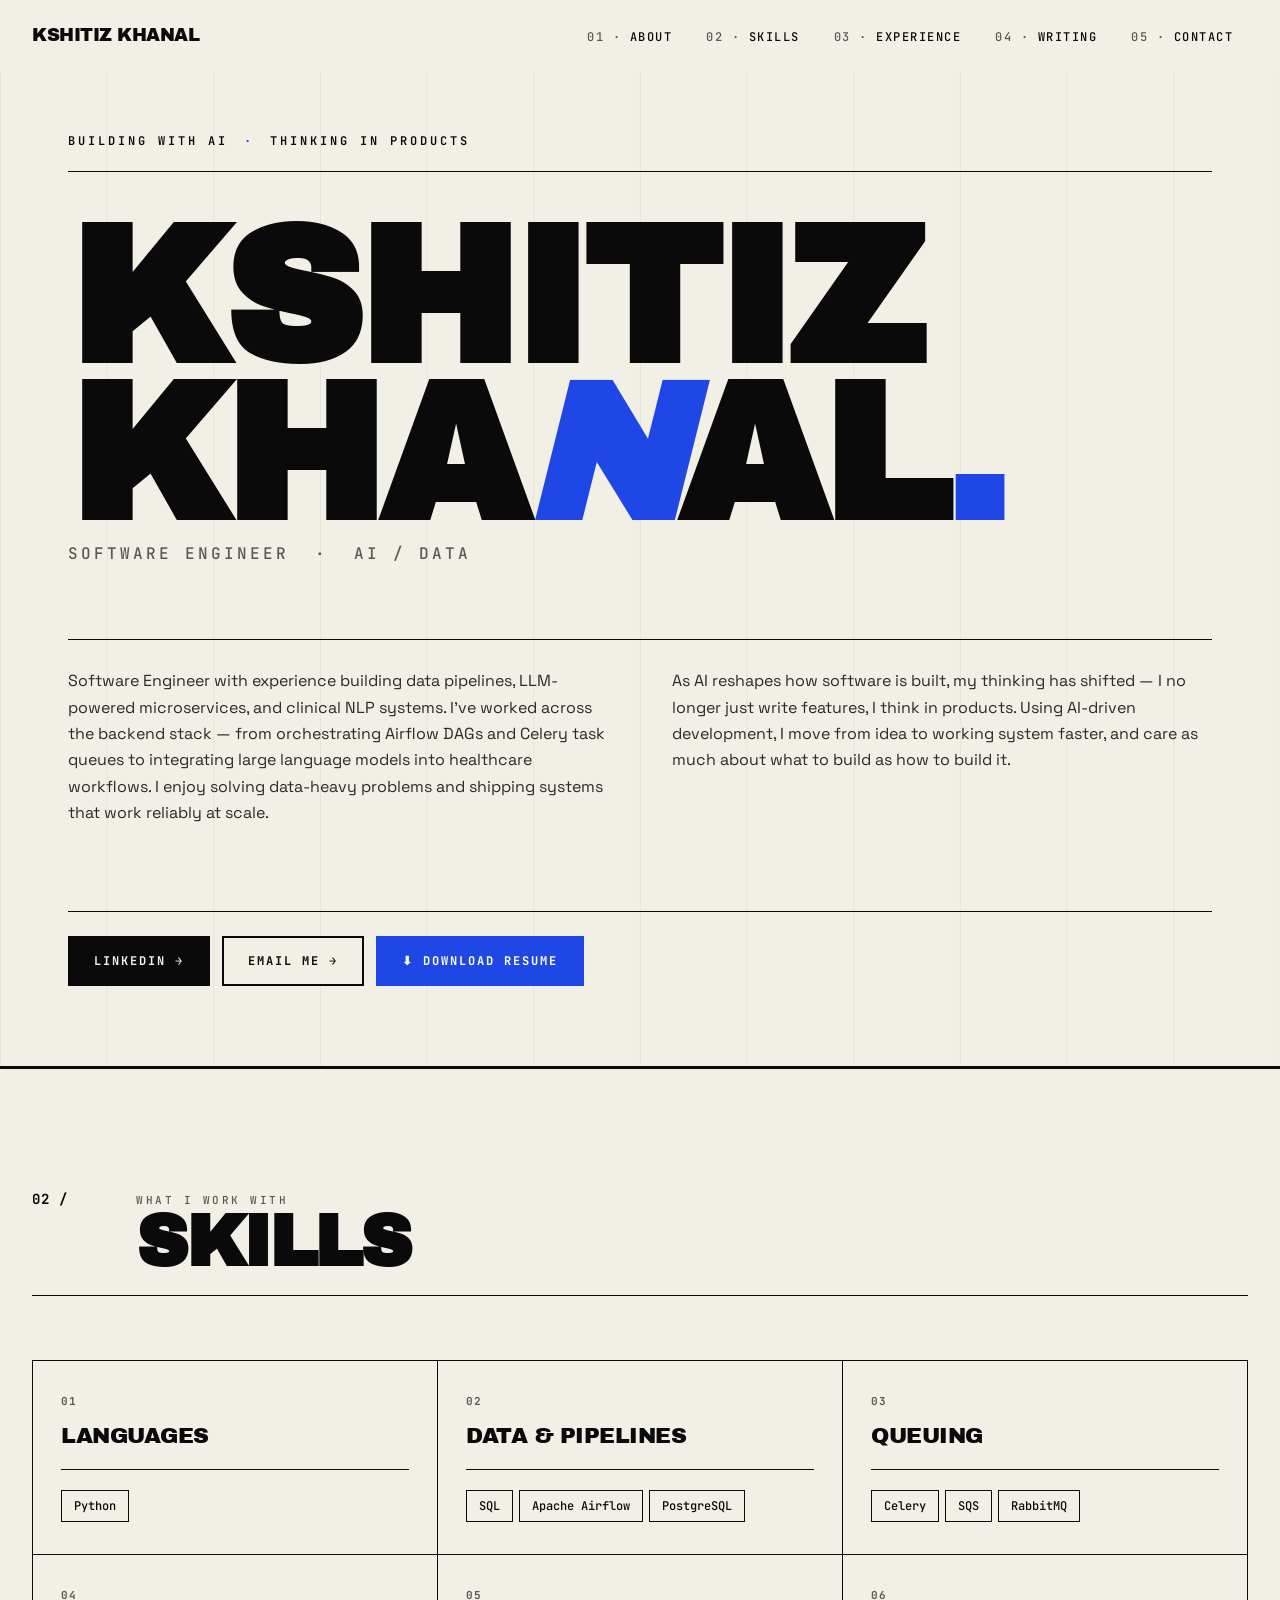
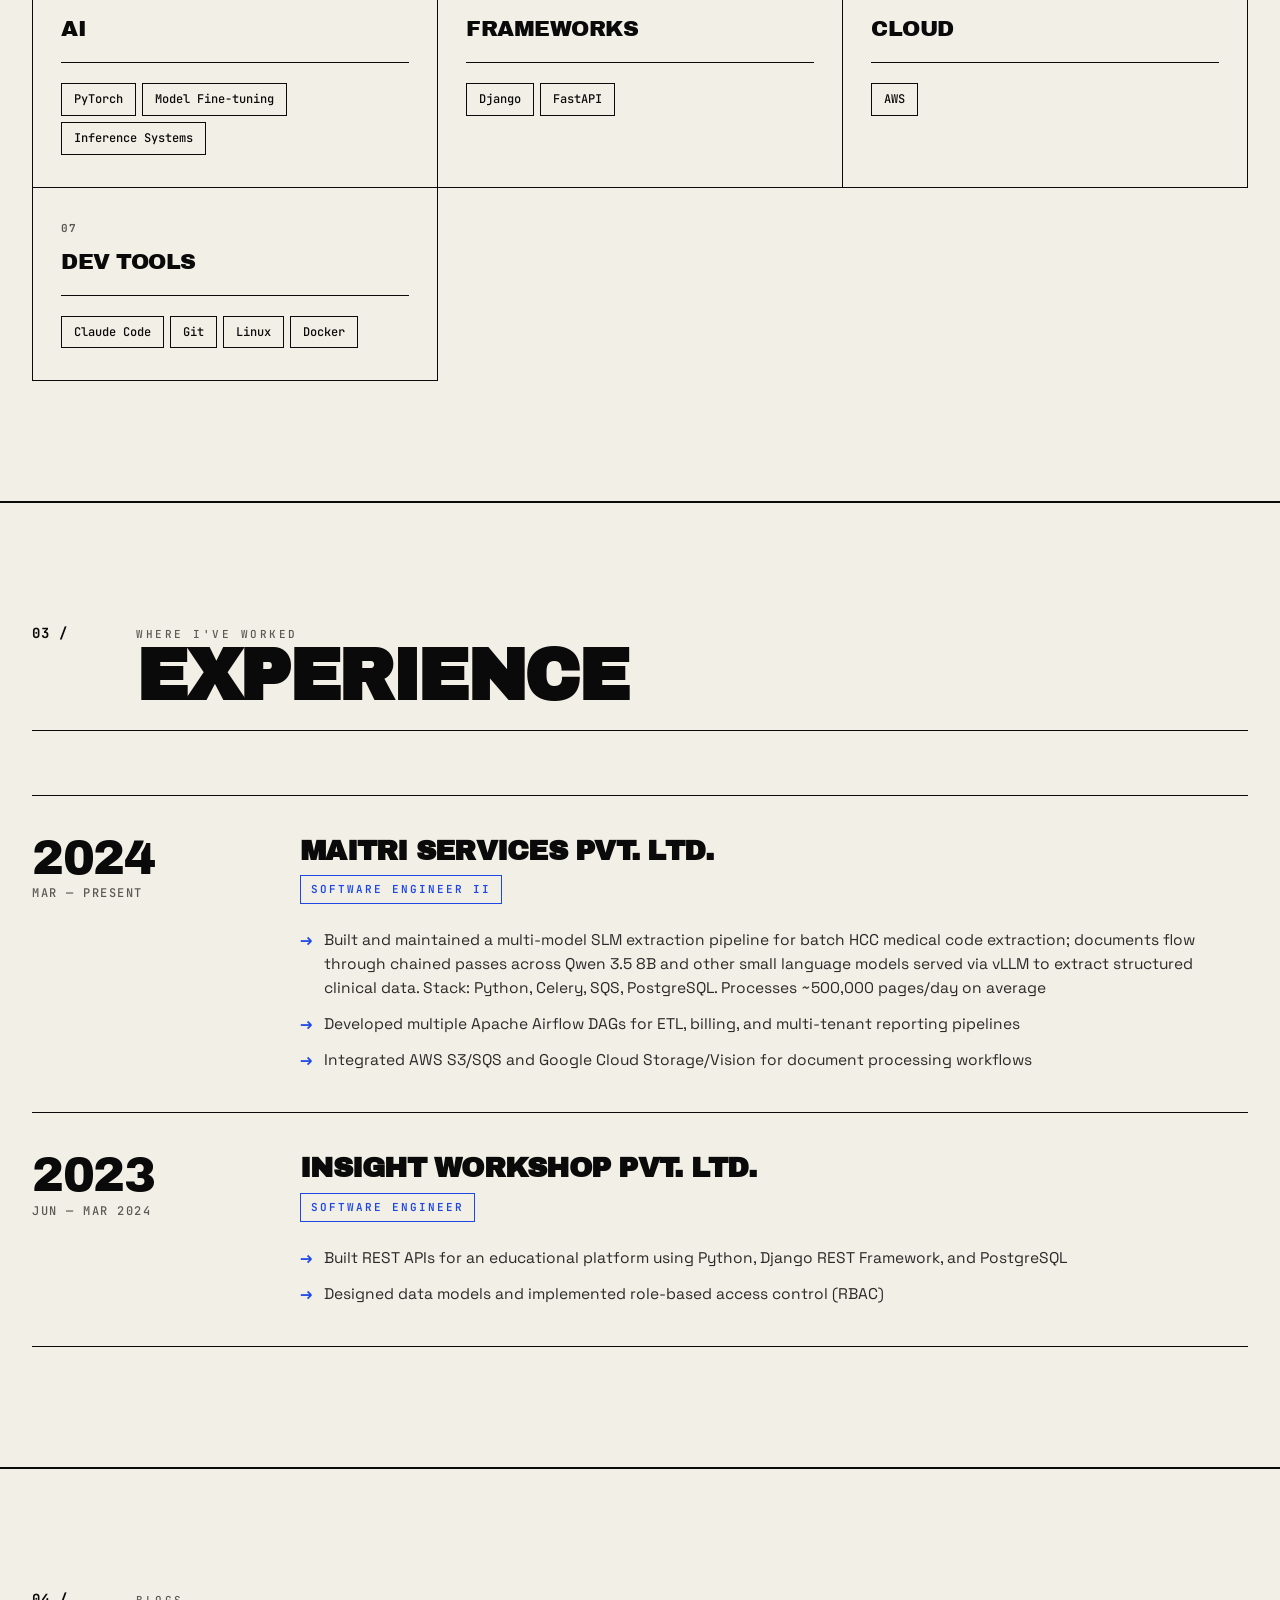
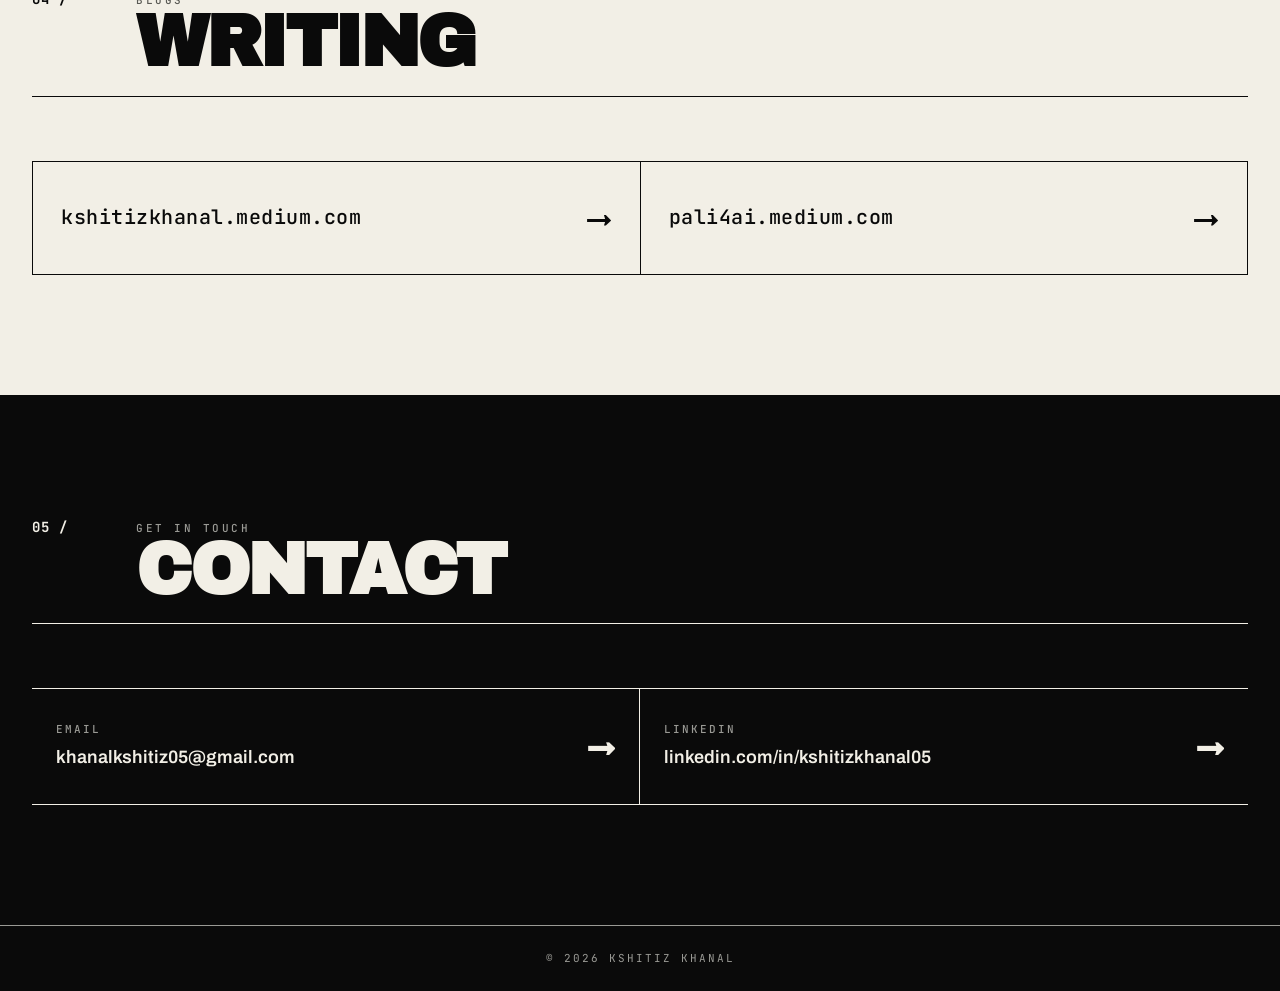
<file: index.html>
<!DOCTYPE html>
<html lang="en">
<head>
  <meta charset="UTF-8" />
  <meta name="viewport" content="width=device-width, initial-scale=1.0" />
  <title>Kshitiz Khanal — Software Engineer</title>
  <link rel="preconnect" href="https://fonts.googleapis.com">
  <link rel="preconnect" href="https://fonts.gstatic.com" crossorigin>
  <link rel="stylesheet" href="https://fonts.googleapis.com/css2?family=Archivo+Black&family=Archivo:wght@500;600;700&family=Space+Grotesk:wght@400;500;700&family=JetBrains+Mono:wght@400;500;700&display=swap">
  <link rel="stylesheet" href="style.css" />
</head>
<body>

  <a href="#about" class="skip-link">Skip to content</a>

  <!-- NAV -->
  <nav class="nav" id="nav">
    <div class="container nav__inner">
      <a href="#" class="nav__name">Kshitiz Khanal</a>
      <ul class="nav__links">
        <li><a href="#about"><span class="nav__num">01 · </span>About</a></li>
        <li><a href="#skills"><span class="nav__num">02 · </span>Skills</a></li>
        <li><a href="#experience"><span class="nav__num">03 · </span>Experience</a></li>
        <li><a href="#writing"><span class="nav__num">04 · </span>Writing</a></li>
        <li><a href="#contact"><span class="nav__num">05 · </span>Contact</a></li>
      </ul>
    </div>
  </nav>

  <!-- HERO -->
  <section id="about" class="hero">
    <div class="container">
      <div class="hero__grid">

        <div class="hero__eyebrow reveal">
          Building with AI <span class="dot">·</span> Thinking in Products
        </div>

        <div class="reveal">
          <h1 class="hero__name">
            Kshitiz<br>
            Kha<span class="accent">n</span>al<span class="accent accent--upright">.</span>
          </h1>
          <p class="hero__subtitle">Software Engineer &nbsp;·&nbsp; AI / Data</p>
        </div>

        <div class="hero__bottom reveal">
          <div class="hero__bio">
            <p>Software Engineer with experience building data pipelines, LLM-powered microservices, and clinical NLP systems. I've worked across the backend stack &mdash; from orchestrating Airflow DAGs and Celery task queues to integrating large language models into healthcare workflows. I enjoy solving data-heavy problems and shipping systems that work reliably at scale.</p>
          </div>
          <div class="hero__bio">
            <p>As AI reshapes how software is built, my thinking has shifted &mdash; I no longer just write features, I think in products. Using AI-driven development, I move from idea to working system faster, and care as much about what to build as how to build it.</p>
          </div>
        </div>

        <div class="hero__ctas reveal">
          <a href="https://www.linkedin.com/in/kshitizkhanal05/" target="_blank" rel="noopener" class="btn btn--primary">
            LinkedIn →
          </a>
          <a href="https://mail.google.com/mail/?view=cm&fs=1&to=khanalkshitiz05@gmail.com" target="_blank" rel="noopener" class="btn">
            Email Me →
          </a>
          <a href="resume.html?download=1" target="_blank" rel="noopener" class="btn btn--accent">
            ⬇ Download Resume
          </a>
        </div>

      </div>
    </div>
  </section>

  <!-- SKILLS -->
  <section id="skills">
    <div class="container">
      <div class="section-head reveal">
        <span class="section-num">02 /</span>
        <div>
          <p class="section-kicker">What I work with</p>
          <h2 class="section-title">Skills</h2>
        </div>
      </div>

      <div class="skills-grid reveal">

        <div class="skill-group">
          <div class="skill-group__num">01</div>
          <span class="skill-group__label">Languages</span>
          <div class="chips">
            <span class="chip">Python</span>
          </div>
        </div>

        <div class="skill-group">
          <div class="skill-group__num">02</div>
          <span class="skill-group__label">Data &amp; Pipelines</span>
          <div class="chips">
            <span class="chip">SQL</span>
            <span class="chip">Apache Airflow</span>
            <span class="chip">PostgreSQL</span>
          </div>
        </div>

        <div class="skill-group">
          <div class="skill-group__num">03</div>
          <span class="skill-group__label">Queuing</span>
          <div class="chips">
            <span class="chip">Celery</span>
            <span class="chip">SQS</span>
            <span class="chip">RabbitMQ</span>
          </div>
        </div>

        <div class="skill-group">
          <div class="skill-group__num">04</div>
          <span class="skill-group__label">AI</span>
          <div class="chips">
            <span class="chip">PyTorch</span>
            <span class="chip">Model Fine-tuning</span>
            <span class="chip">Inference Systems</span>
          </div>
        </div>

        <div class="skill-group">
          <div class="skill-group__num">05</div>
          <span class="skill-group__label">Frameworks</span>
          <div class="chips">
            <span class="chip">Django</span>
            <span class="chip">FastAPI</span>
          </div>
        </div>

        <div class="skill-group">
          <div class="skill-group__num">06</div>
          <span class="skill-group__label">Cloud</span>
          <div class="chips">
            <span class="chip">AWS</span>
          </div>
        </div>

        <div class="skill-group">
          <div class="skill-group__num">07</div>
          <span class="skill-group__label">Dev Tools</span>
          <div class="chips">
            <span class="chip">Claude Code</span>
            <span class="chip">Git</span>
            <span class="chip">Linux</span>
            <span class="chip">Docker</span>
          </div>
        </div>

      </div>
    </div>
  </section>

  <!-- EXPERIENCE -->
  <section id="experience">
    <div class="container">
      <div class="section-head reveal">
        <span class="section-num">03 /</span>
        <div>
          <p class="section-kicker">Where I've worked</p>
          <h2 class="section-title">Experience</h2>
        </div>
      </div>

      <div class="timeline">

        <div class="timeline__item reveal">
          <div class="timeline__year">
            2024<small>Mar — Present</small>
          </div>
          <div>
            <h3 class="timeline__company">Maitri Services Pvt. Ltd.</h3>
            <span class="timeline__role">Software Engineer II</span>
            <ul class="timeline__bullets">
              <li>Built and maintained a multi-model SLM extraction pipeline for batch HCC medical code extraction; documents flow through chained passes across Qwen 3.5 8B and other small language models served via vLLM to extract structured clinical data. Stack: Python, Celery, SQS, PostgreSQL. Processes ~500,000 pages/day on average</li>
              <li>Developed multiple Apache Airflow DAGs for ETL, billing, and multi-tenant reporting pipelines</li>
              <li>Integrated AWS S3/SQS and Google Cloud Storage/Vision for document processing workflows</li>
            </ul>
          </div>
        </div>

        <div class="timeline__item reveal">
          <div class="timeline__year">
            2023<small>Jun — Mar 2024</small>
          </div>
          <div>
            <h3 class="timeline__company">Insight Workshop Pvt. Ltd.</h3>
            <span class="timeline__role">Software Engineer</span>
            <ul class="timeline__bullets">
              <li>Built REST APIs for an educational platform using Python, Django REST Framework, and PostgreSQL</li>
              <li>Designed data models and implemented role-based access control (RBAC)</li>
            </ul>
          </div>
        </div>

      </div>
    </div>
  </section>

  <!-- WRITING -->
  <section id="writing">
    <div class="container">
      <div class="section-head reveal">
        <span class="section-num">04 /</span>
        <div>
          <p class="section-kicker">Blogs</p>
          <h2 class="section-title">Writing</h2>
        </div>
      </div>

      <div class="writing-grid reveal">
        <a href="https://kshitizkhanal.medium.com" target="_blank" rel="noopener" class="writing-card">
          <span class="writing-card__url">kshitizkhanal.medium.com</span>
          <span class="writing-card__arrow">→</span>
        </a>
        <a href="https://pali4ai.medium.com" target="_blank" rel="noopener" class="writing-card">
          <span class="writing-card__url">pali4ai.medium.com</span>
          <span class="writing-card__arrow">→</span>
        </a>
      </div>
    </div>
  </section>

  <!-- CONTACT -->
  <section id="contact" class="contact">
    <div class="container">
      <div class="section-head reveal">
        <span class="section-num">05 /</span>
        <div>
          <p class="section-kicker">Get in touch</p>
          <h2 class="section-title">Contact</h2>
        </div>
      </div>

      <div class="contact__grid reveal">
        <a href="https://mail.google.com/mail/?view=cm&fs=1&to=khanalkshitiz05@gmail.com" target="_blank" rel="noopener" class="contact__link">
          <div>
            <span class="contact__link__label">Email</span>
            khanalkshitiz05@gmail.com
          </div>
          <span class="contact__link__arrow">→</span>
        </a>
        <a href="https://www.linkedin.com/in/kshitizkhanal05/" target="_blank" rel="noopener" class="contact__link">
          <div>
            <span class="contact__link__label">LinkedIn</span>
            linkedin.com/in/kshitizkhanal05
          </div>
          <span class="contact__link__arrow">→</span>
        </a>
      </div>
    </div>
  </section>

  <footer class="footer">
    <div class="container">
      <p>© 2026 Kshitiz Khanal</p>
    </div>
  </footer>

  <script src="main.js"></script>
</body>
</html>
</file>
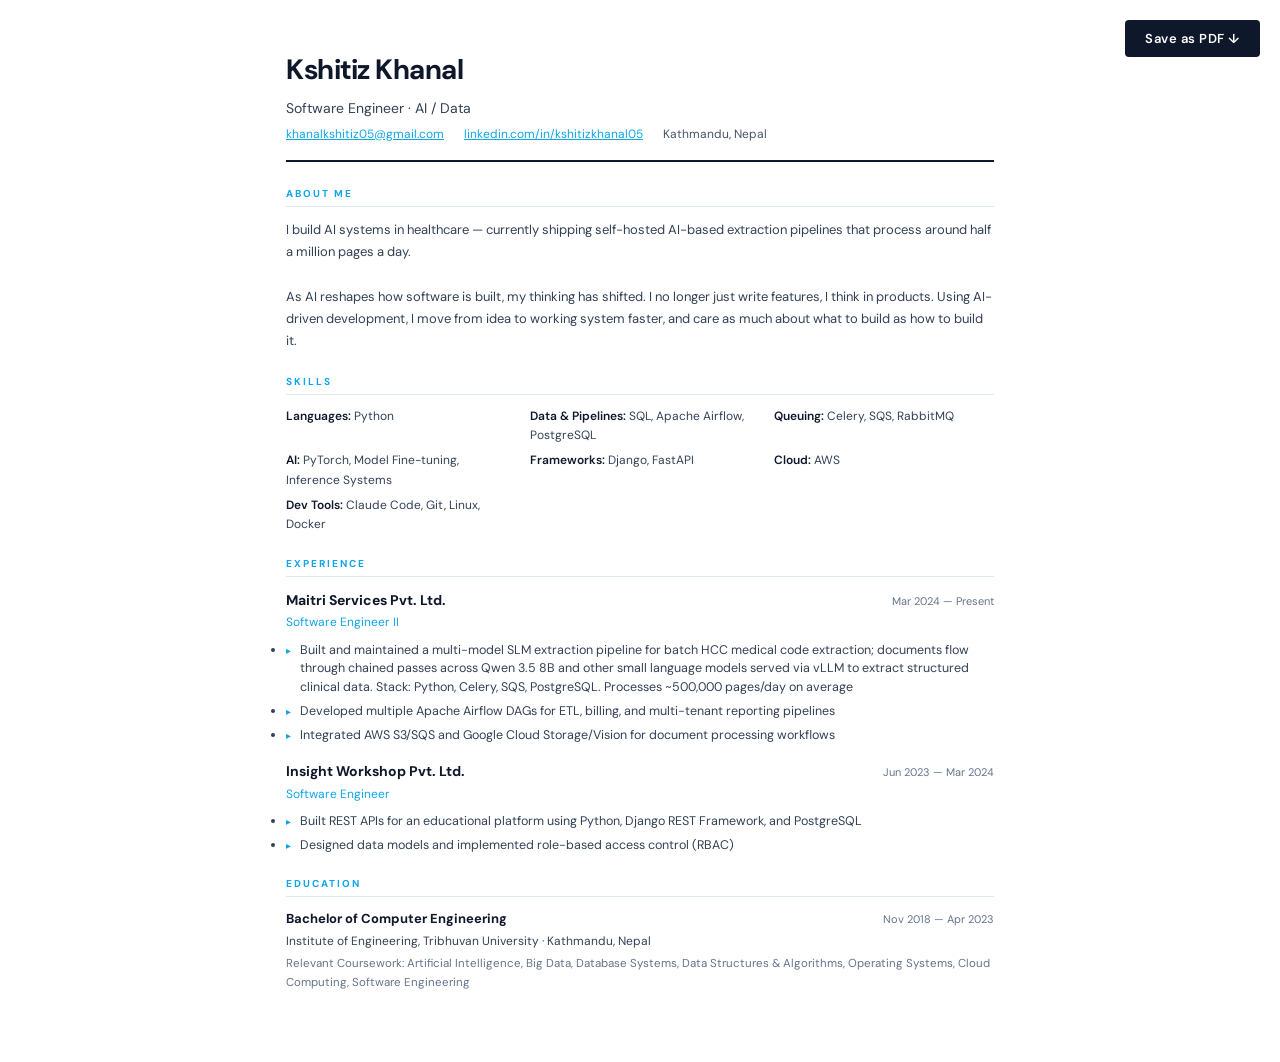
<file: resume.html>
<!DOCTYPE html>
<html lang="en">
<head>
  <meta charset="UTF-8" />
  <meta name="viewport" content="width=device-width, initial-scale=1.0" />
  <title>Kshitiz Khanal — Resume</title>
  <link rel="stylesheet" href="resume.css" />
  <style>
    .print-btn {
      position: fixed;
      top: 20px;
      right: 20px;
      background: #0f172a;
      color: #fff;
      border: none;
      padding: 10px 20px;
      font-family: inherit;
      font-size: 13px;
      font-weight: 600;
      cursor: pointer;
      border-radius: 4px;
      letter-spacing: 0.04em;
    }
    .print-btn:hover { background: #0ea5e9; }
    @media print { .print-btn { display: none; } }
  </style>
</head>
<body>

  <button class="print-btn" onclick="window.print()">Save as PDF ↓</button>

  <!-- HEADER -->
  <header class="r-header">
    <div class="r-name">Kshitiz Khanal</div>
    <div class="r-title">Software Engineer · AI / Data</div>
    <div class="r-contact">
      <span><a href="mailto:khanalkshitiz05@gmail.com">khanalkshitiz05@gmail.com</a></span>
      <span><a href="https://www.linkedin.com/in/kshitizkhanal05/" target="_blank">linkedin.com/in/kshitizkhanal05</a></span>
      <span>Kathmandu, Nepal</span>
    </div>
  </header>

  <!-- ABOUT -->
  <div class="r-section">
    <div class="r-section-title">About Me</div>
    <p class="r-summary">
      I build AI systems in healthcare &mdash; currently shipping self-hosted AI-based extraction pipelines
      that process around half a million pages a day.
      <br><br>
      As AI reshapes how software is built, my thinking has shifted. I no longer just write features, I think in products.
      Using AI-driven development, I move from idea to working system faster, and care as much about what to build as how to build it.
    </p>
  </div>

  <!-- SKILLS -->
  <div class="r-section">
    <div class="r-section-title">Skills</div>
    <div class="r-skills-grid">
      <div class="r-skill-row"><strong>Languages:</strong> Python</div>
      <div class="r-skill-row"><strong>Data &amp; Pipelines:</strong> SQL, Apache Airflow, PostgreSQL</div>
      <div class="r-skill-row"><strong>Queuing:</strong> Celery, SQS, RabbitMQ</div>
      <div class="r-skill-row"><strong>AI:</strong> PyTorch, Model Fine-tuning, Inference Systems</div>
      <div class="r-skill-row"><strong>Frameworks:</strong> Django, FastAPI</div>
      <div class="r-skill-row"><strong>Cloud:</strong> AWS</div>
      <div class="r-skill-row"><strong>Dev Tools:</strong> Claude Code, Git, Linux, Docker</div>
    </div>
  </div>

  <!-- EXPERIENCE -->
  <div class="r-section">
    <div class="r-section-title">Experience</div>

    <div class="r-job">
      <div class="r-job-header">
        <span class="r-job-company">Maitri Services Pvt. Ltd.</span>
        <span class="r-job-date">Mar 2024 — Present</span>
      </div>
      <div class="r-job-title">Software Engineer II</div>
      <ul class="r-bullets">
        <li>Built and maintained a multi-model SLM extraction pipeline for batch HCC medical code extraction; documents flow through chained passes across Qwen 3.5 8B and other small language models served via vLLM to extract structured clinical data. Stack: Python, Celery, SQS, PostgreSQL. Processes ~500,000 pages/day on average</li>
        <li>Developed multiple Apache Airflow DAGs for ETL, billing, and multi-tenant reporting pipelines</li>
        <li>Integrated AWS S3/SQS and Google Cloud Storage/Vision for document processing workflows</li>
      </ul>
    </div>

    <div class="r-job">
      <div class="r-job-header">
        <span class="r-job-company">Insight Workshop Pvt. Ltd.</span>
        <span class="r-job-date">Jun 2023 — Mar 2024</span>
      </div>
      <div class="r-job-title">Software Engineer</div>
      <ul class="r-bullets">
        <li>Built REST APIs for an educational platform using Python, Django REST Framework, and PostgreSQL</li>
        <li>Designed data models and implemented role-based access control (RBAC)</li>
      </ul>
    </div>
  </div>

  <!-- EDUCATION -->
  <div class="r-section">
    <div class="r-section-title">Education</div>
    <div class="r-edu-header">
      <span class="r-edu-degree">Bachelor of Computer Engineering</span>
      <span class="r-edu-date">Nov 2018 — Apr 2023</span>
    </div>
    <div class="r-edu-inst">Institute of Engineering, Tribhuvan University · Kathmandu, Nepal</div>
    <div class="r-edu-courses">
      Relevant Coursework: Artificial Intelligence, Big Data, Database Systems, Data Structures &amp; Algorithms,
      Operating Systems, Cloud Computing, Software Engineering
    </div>
  </div>

</body>
</html>
</file>
<file: style.css>
/* ── Design Tokens ────────────────────────────────────────── */
:root {
  --paper:        #F2EFE6;
  --paper-2:      #E8E4D5;
  --ink:          #0A0A0A;
  --ink-2:        #2A2A2A;
  --ink-dim:      #5A5A55;
  --ink-on-dark:  #9A9A95;
  --accent:       #1E47E5;
  --accent-bright:#5B8AFF;
  --accent-ink:   #FFFFFF;

  --rule:       2px;
  --rule-thick: 3px;
  --max:        1280px;
  --nav-h:      72px;

  --f-display:  'Archivo Black', 'Archivo', sans-serif;
  --f-sans:     'Archivo', sans-serif;
  --f-body:     'Space Grotesk', sans-serif;
  --f-mono:     'JetBrains Mono', monospace;
}

/* ── Reset ────────────────────────────────────────────────── */
*, *::before, *::after { box-sizing: border-box; margin: 0; padding: 0; }
html { scroll-behavior: smooth; }
body {
  font-family: var(--f-body);
  background: var(--paper);
  color: var(--ink);
  font-size: 17px;
  line-height: 1.55;
  -webkit-font-smoothing: antialiased;
  -moz-osx-font-smoothing: grayscale;
  overflow-x: hidden;
}
a { color: inherit; text-decoration: none; }
ul { list-style: none; }
img, svg { display: block; max-width: 100%; }
::selection { background: var(--accent); color: var(--accent-ink); }

/* ── Accessibility ────────────────────────────────────────── */
:focus { outline: none; }
:focus-visible {
  outline: 3px solid var(--accent);
  outline-offset: 3px;
}
.contact :focus-visible,
.footer :focus-visible {
  outline-color: var(--accent-bright);
}

.skip-link {
  position: absolute;
  left: -9999px;
  top: 0;
  z-index: 9999;
  padding: 14px 22px;
  background: var(--ink);
  color: var(--paper);
  font-family: var(--f-mono);
  font-size: 12px;
  font-weight: 700;
  text-transform: uppercase;
  letter-spacing: 2px;
  border: var(--rule) solid var(--accent);
}
.skip-link:focus {
  left: 12px;
  top: 12px;
}

/* ── Accent helper ────────────────────────────────────────── */
.accent { color: var(--accent); font-style: italic; }
.accent--upright { font-style: normal; }

/* ── Layout ───────────────────────────────────────────────── */
.container {
  max-width: var(--max);
  margin: 0 auto;
  padding: 0 32px;
}

section {
  padding: 120px 0;
  border-bottom: var(--rule) solid var(--ink);
  position: relative;
}

.section-head {
  display: grid;
  grid-template-columns: 80px 1fr;
  gap: 24px;
  align-items: baseline;
  margin-bottom: 64px;
  padding-bottom: 20px;
  border-bottom: 1px solid var(--ink);
}

.section-num {
  font-family: var(--f-mono);
  font-size: 14px;
  font-weight: 700;
  color: var(--ink);
  letter-spacing: 1px;
}

.section-title {
  font-family: var(--f-display);
  font-size: clamp(40px, 6vw, 72px);
  line-height: 0.92;
  letter-spacing: -2.5px;
  color: var(--ink);
  text-transform: uppercase;
}

.section-kicker {
  font-family: var(--f-mono);
  font-size: 11px;
  font-weight: 500;
  letter-spacing: 2.5px;
  text-transform: uppercase;
  color: var(--ink-dim);
}

/* ── Nav ──────────────────────────────────────────────────── */
.nav {
  position: fixed;
  top: 0; left: 0; right: 0;
  height: var(--nav-h);
  z-index: 100;
  background: var(--paper);
  border-bottom: 1px solid transparent;
  transition: border-color 0.2s, background 0.2s;
}
.nav.scrolled {
  border-bottom-color: var(--ink);
  background: rgba(242, 239, 230, 0.95);
  backdrop-filter: blur(8px);
  -webkit-backdrop-filter: blur(8px);
}

.nav__inner {
  height: 100%;
  display: flex;
  align-items: center;
  justify-content: space-between;
  gap: 16px;
}

.nav__name {
  font-family: var(--f-display);
  font-size: 18px;
  text-transform: uppercase;
  letter-spacing: -0.5px;
  white-space: nowrap;
}
@media (max-width: 900px) {
  .nav__name { font-size: 15px; }
}
@media (max-width: 640px) {
  .nav__name { font-size: 13px; letter-spacing: -0.3px; }
}
@media (max-width: 380px) {
  .nav__name { font-size: 12px; }
}

.nav__links {
  display: flex;
  gap: 4px;
  align-items: center;
}
.nav__links a {
  font-family: var(--f-mono);
  font-size: 12px;
  font-weight: 500;
  text-transform: uppercase;
  letter-spacing: 1.5px;
  color: var(--ink);
  padding: 8px 14px;
  border: 1px solid transparent;
  transition: background 0.15s, color 0.15s;
}
.nav__links a:hover {
  background: var(--ink);
  color: var(--paper);
}
.nav__num { color: var(--ink-dim); }

.nav__status {
  display: inline-flex;
  align-items: center;
  gap: 8px;
  font-family: var(--f-mono);
  font-size: 11px;
  font-weight: 500;
  text-transform: uppercase;
  letter-spacing: 1.5px;
  color: var(--ink);
  padding: 6px 12px;
  border: 1px solid var(--ink);
  background: var(--paper);
  white-space: nowrap;
}
.nav__status::before {
  content: '';
  width: 8px;
  height: 8px;
  border-radius: 50%;
  background: #16A34A;
  box-shadow: 0 0 0 3px rgba(22,163,74,0.2);
  animation: pulse 1.8s ease-in-out infinite;
}
@keyframes pulse {
  0%, 100% { opacity: 1; }
  50%      { opacity: 0.5; }
}

/* ── Hero ─────────────────────────────────────────────────── */
.hero {
  min-height: 100vh;
  padding: calc(var(--nav-h) + 60px) 0 80px;
  display: flex;
  align-items: center;
  position: relative;
  border-bottom: var(--rule-thick) solid var(--ink);
}

.hero::before {
  content: '';
  position: absolute;
  inset: var(--nav-h) 0 0 0;
  background-image:
    linear-gradient(to right, rgba(10,10,10,0.05) 1px, transparent 1px);
  background-size: calc(100% / 12) 100%;
  pointer-events: none;
}

.hero__grid {
  display: grid;
  grid-template-columns: 1fr;
  gap: 48px;
  position: relative;
  z-index: 1;
  width: 100%;
}

.hero__eyebrow {
  font-family: var(--f-mono);
  font-size: 12px;
  font-weight: 600;
  text-transform: uppercase;
  letter-spacing: 3px;
  color: var(--ink);
  padding-bottom: 20px;
  border-bottom: 1px solid var(--ink);
}
.hero__eyebrow .dot {
  color: var(--accent);
  margin: 0 6px;
}

.hero__name {
  font-family: var(--f-display);
  font-size: clamp(72px, 15vw, 200px);
  line-height: 0.82;
  letter-spacing: -5px;
  text-transform: uppercase;
  color: var(--ink);
}

.hero__subtitle {
  font-family: var(--f-mono);
  font-size: clamp(13px, 1.4vw, 16px);
  font-weight: 500;
  text-transform: uppercase;
  letter-spacing: 3px;
  color: var(--ink-dim);
  margin-top: 8px;
}

.hero__bottom {
  display: grid;
  grid-template-columns: 1fr 1fr;
  gap: 64px;
  align-items: start;
  margin-top: 24px;
  padding-top: 28px;
  border-top: 1px solid var(--ink);
}

@media (max-width: 768px) {
  .hero__bottom { grid-template-columns: 1fr; gap: 28px; }
}

.hero__bio {
  font-size: 16px;
  line-height: 1.65;
  color: var(--ink-2);
  max-width: 540px;
}
.hero__bio p + p { margin-top: 14px; }

.hero__ctas {
  display: flex;
  flex-wrap: wrap;
  gap: 12px;
  margin-top: 36px;
  padding-top: 24px;
  border-top: 1px solid var(--ink);
}

/* ── Buttons ──────────────────────────────────────────────── */
.btn {
  display: inline-flex;
  align-items: center;
  gap: 10px;
  padding: 14px 24px;
  font-family: var(--f-mono);
  font-size: 12px;
  font-weight: 700;
  text-transform: uppercase;
  letter-spacing: 2px;
  border: var(--rule) solid var(--ink);
  cursor: pointer;
  transition: transform 0.12s ease, background 0.15s, color 0.15s, box-shadow 0.12s;
  background: var(--paper);
  color: var(--ink);
}
.btn:hover {
  background: var(--ink);
  color: var(--paper);
  transform: translate(-2px, -2px);
  box-shadow: 4px 4px 0 var(--ink);
}
.btn:active { transform: translate(0, 0); box-shadow: 0 0 0 var(--ink); }

.btn--primary { background: var(--ink); color: var(--paper); }
.btn--primary:hover {
  background: var(--accent);
  color: var(--accent-ink);
  border-color: var(--accent);
  box-shadow: 4px 4px 0 var(--ink);
}

.btn--accent {
  background: var(--accent);
  color: var(--accent-ink);
  border-color: var(--accent);
}
.btn--accent:hover {
  background: var(--ink);
  color: var(--paper);
  border-color: var(--ink);
}

/* ── Skills ───────────────────────────────────────────────── */
.skills-grid {
  display: grid;
  grid-template-columns: repeat(12, 1fr);
  gap: 0;
  border-top: 1px solid var(--ink);
  border-left: 1px solid var(--ink);
}

.skill-group {
  grid-column: span 4;
  padding: 32px 28px;
  border-right: 1px solid var(--ink);
  border-bottom: 1px solid var(--ink);
  background: var(--paper);
  transition: background 0.2s;
}
.skill-group:hover { background: var(--paper-2); }

@media (max-width: 900px) {
  .skill-group { grid-column: span 6; }
}
@media (max-width: 560px) {
  .skill-group { grid-column: span 12; }
}

.skill-group__num {
  font-family: var(--f-mono);
  font-size: 11px;
  font-weight: 700;
  color: var(--ink-dim);
  margin-bottom: 8px;
  letter-spacing: 1px;
}

.skill-group__label {
  display: block;
  font-family: var(--f-display);
  font-size: 22px;
  text-transform: uppercase;
  letter-spacing: -0.5px;
  color: var(--ink);
  margin-bottom: 20px;
  padding-bottom: 16px;
  border-bottom: 1px solid var(--ink);
}

.chips { display: flex; flex-wrap: wrap; gap: 6px; }

.chip {
  display: inline-block;
  padding: 6px 12px;
  font-family: var(--f-mono);
  font-size: 12px;
  font-weight: 500;
  background: transparent;
  border: 1px solid var(--ink);
  color: var(--ink);
  cursor: default;
  transition: background 0.12s, color 0.12s, transform 0.12s, box-shadow 0.12s;
}
.chip:hover {
  background: var(--accent);
  color: var(--accent-ink);
  border-color: var(--accent);
  transform: translate(-1px, -1px);
  box-shadow: 2px 2px 0 var(--ink);
}

/* ── Experience ───────────────────────────────────────────── */
.timeline { display: flex; flex-direction: column; }

.timeline__item {
  display: grid;
  grid-template-columns: 220px 1fr;
  gap: 48px;
  padding: 40px 0;
  border-top: 1px solid var(--ink);
  align-items: start;
  position: relative;
  transition: background 0.2s, padding 0.2s;
}
.timeline__item:last-child { border-bottom: 1px solid var(--ink); }
.timeline__item:hover { background: var(--paper-2); padding-left: 16px; padding-right: 16px; }

@media (max-width: 768px) {
  .timeline__item { grid-template-columns: 1fr; gap: 16px; }
}

.timeline__year {
  font-family: var(--f-display);
  font-size: 48px;
  line-height: 0.92;
  letter-spacing: -1.5px;
  color: var(--ink);
}
.timeline__year small {
  display: block;
  font-family: var(--f-mono);
  font-size: 12px;
  font-weight: 500;
  letter-spacing: 1.5px;
  color: var(--ink-dim);
  margin-top: 8px;
  text-transform: uppercase;
}

.timeline__company {
  font-family: var(--f-display);
  font-size: 28px;
  line-height: 1.1;
  text-transform: uppercase;
  letter-spacing: -0.75px;
  color: var(--ink);
  margin-bottom: 8px;
}

.timeline__role {
  font-family: var(--f-mono);
  font-size: 11px;
  font-weight: 600;
  text-transform: uppercase;
  letter-spacing: 2px;
  color: var(--accent);
  margin-bottom: 24px;
  display: inline-block;
  padding: 5px 10px;
  border: 1px solid var(--accent);
}

.timeline__bullets {
  display: flex;
  flex-direction: column;
  gap: 12px;
}
.timeline__bullets li {
  font-size: 15.5px;
  line-height: 1.55;
  color: var(--ink-2);
  padding-left: 24px;
  position: relative;
}
.timeline__bullets li::before {
  content: '→';
  position: absolute;
  left: 0;
  top: 0;
  color: var(--accent);
  font-weight: 700;
}

@media (max-width: 768px) {
  .timeline__year { font-size: 36px; }
  .timeline__company { font-size: 22px; }
}

/* ── Writing ──────────────────────────────────────────────── */
.writing-grid {
  display: grid;
  grid-template-columns: 1fr 1fr;
  gap: 0;
  border-top: 1px solid var(--ink);
  border-left: 1px solid var(--ink);
}
@media (max-width: 700px) {
  .writing-grid { grid-template-columns: 1fr; }
}

.writing-card {
  display: flex;
  align-items: center;
  justify-content: space-between;
  gap: 16px;
  padding: 36px 28px;
  border-right: 1px solid var(--ink);
  border-bottom: 1px solid var(--ink);
  background: var(--paper);
  color: var(--ink);
  transition: background 0.15s, color 0.15s;
}
.writing-card:hover {
  background: var(--ink);
  color: var(--paper);
}

.writing-card__url {
  font-family: var(--f-mono);
  font-size: clamp(15px, 1.8vw, 20px);
  font-weight: 500;
  letter-spacing: 0.5px;
  word-break: break-all;
}

.writing-card__arrow {
  font-family: var(--f-display);
  font-size: 26px;
  transition: transform 0.18s;
  flex-shrink: 0;
}
.writing-card:hover .writing-card__arrow { transform: translateX(6px); }

@media (max-width: 768px) {
  .writing-card { padding: 28px 22px; }
}

/* ── Contact ──────────────────────────────────────────────── */
.contact { background: var(--ink); color: var(--paper); border-bottom: none; }
.contact .section-num,
.contact .section-title { color: var(--paper); }
.contact .section-kicker { color: var(--ink-on-dark); }
.contact .section-head { border-bottom-color: var(--paper); }

.contact__desc {
  font-family: var(--f-sans);
  font-size: clamp(20px, 2.4vw, 28px);
  font-weight: 700;
  line-height: 1.3;
  letter-spacing: -0.4px;
  color: var(--paper);
  margin-bottom: 48px;
  max-width: 720px;
}

.contact__grid {
  display: grid;
  grid-template-columns: 1fr 1fr;
  gap: 0;
  border-top: 1px solid var(--paper);
}
@media (max-width: 700px) {
  .contact__grid { grid-template-columns: 1fr; }
}

.contact__link {
  display: flex;
  align-items: center;
  justify-content: space-between;
  gap: 24px;
  padding: 32px 24px;
  border-right: 1px solid var(--paper);
  border-bottom: 1px solid var(--paper);
  font-family: var(--f-sans);
  font-size: 18px;
  font-weight: 600;
  color: var(--paper);
  transition: background 0.15s, color 0.15s;
}
.contact__link:last-child { border-right: none; }
.contact__link:hover { background: var(--accent); color: var(--accent-ink); }

.contact__link__label {
  display: block;
  font-family: var(--f-mono);
  font-size: 11px;
  font-weight: 500;
  text-transform: uppercase;
  letter-spacing: 2px;
  color: var(--ink-on-dark);
  margin-bottom: 6px;
}
.contact__link:hover .contact__link__label { color: var(--paper); }

.contact__link__arrow {
  font-family: var(--f-display);
  font-size: 28px;
  transition: transform 0.18s;
}
.contact__link:hover .contact__link__arrow { transform: translateX(6px); }

/* ── Footer ───────────────────────────────────────────────── */
.footer {
  padding: 24px 0;
  background: var(--ink);
  color: var(--ink-on-dark);
  font-family: var(--f-mono);
  font-size: 11px;
  text-transform: uppercase;
  letter-spacing: 2px;
  border-top: 1px solid var(--ink-on-dark);
}
.footer .container {
  display: flex;
  justify-content: center;
  flex-wrap: wrap;
  gap: 12px;
}

/* ── Reveal Animations ────────────────────────────────────── */
.reveal {
  opacity: 0;
  transform: translateY(20px);
  transition: opacity 0.6s ease, transform 0.6s ease;
}
.reveal.visible { opacity: 1; transform: translateY(0); }

.hero .reveal:nth-child(1) { transition-delay: 0.05s; }
.hero .reveal:nth-child(2) { transition-delay: 0.15s; }
.hero .reveal:nth-child(3) { transition-delay: 0.25s; }
.hero .reveal:nth-child(4) { transition-delay: 0.35s; }

@media (prefers-reduced-motion: reduce) {
  *, *::before, *::after {
    animation-duration: 0.01ms !important;
    transition-duration: 0.01ms !important;
  }
  .reveal { opacity: 1; transform: none; }
  .marquee__track { animation: none; }
}

/* ── Responsive Nav ───────────────────────────────────────── */
@media (max-width: 900px) {
  .nav__status { display: none; }
}
@media (max-width: 640px) {
  .nav__num { display: none; }
  .nav__links { gap: 0; }
  .nav__links a { padding: 6px 8px; font-size: 11px; letter-spacing: 1px; }
}
@media (max-width: 380px) {
  .nav__links a { font-size: 10px; padding: 6px 6px; }
}

@media (max-width: 768px) {
  .container { padding: 0 20px; }
  section { padding: 80px 0; }
  .section-head { grid-template-columns: 60px 1fr; gap: 16px; margin-bottom: 40px; }
  .hero { padding: calc(var(--nav-h) + 32px) 0 60px; }
  .hero__name { letter-spacing: -3px; }
}
</file>
<file: resume.css>
/* ── Resume / Print Styles ────────────────────────────────── */
@import url('https://fonts.googleapis.com/css2?family=DM+Sans:ital,opsz,wght@0,9..40,300;0,9..40,400;0,9..40,500;0,9..40,600;1,9..40,300&display=swap');

*, *::before, *::after { box-sizing: border-box; margin: 0; padding: 0; }

body {
  font-family: 'DM Sans', sans-serif;
  font-size: 13px;
  line-height: 1.6;
  color: #111;
  background: #fff;
  padding: 48px 56px;
  max-width: 820px;
  margin: 0 auto;
}

/* Header */
.r-header {
  border-bottom: 2px solid #0f172a;
  padding-bottom: 16px;
  margin-bottom: 24px;
}
.r-name {
  font-size: 28px;
  font-weight: 700;
  letter-spacing: -0.5px;
  color: #0f172a;
  margin-bottom: 4px;
}
.r-title { font-size: 14px; color: #334155; margin-bottom: 6px; }
.r-contact {
  font-size: 12px;
  color: #475569;
  display: flex;
  gap: 20px;
  flex-wrap: wrap;
}
.r-contact a { color: #0ea5e9; }

/* Section */
.r-section { margin-bottom: 22px; }
.r-section-title {
  font-size: 10px;
  font-weight: 700;
  letter-spacing: 2px;
  text-transform: uppercase;
  color: #0ea5e9;
  border-bottom: 1px solid #e2e8f0;
  padding-bottom: 4px;
  margin-bottom: 12px;
}

/* Summary */
.r-summary { font-size: 13px; color: #334155; line-height: 1.7; }

/* Skills */
.r-skills-grid {
  display: grid;
  grid-template-columns: repeat(3, 1fr);
  gap: 6px 24px;
}
.r-skill-row { font-size: 12px; color: #334155; }
.r-skill-row strong { color: #0f172a; font-weight: 600; }

/* Experience */
.r-job { margin-bottom: 16px; }
.r-job-header {
  display: flex;
  justify-content: space-between;
  align-items: baseline;
  margin-bottom: 2px;
}
.r-job-company { font-weight: 700; font-size: 14px; color: #0f172a; }
.r-job-date { font-size: 11px; color: #64748b; }
.r-job-title { font-size: 12px; color: #0ea5e9; margin-bottom: 8px; }
.r-bullets { padding-left: 0; }
.r-bullets li {
  font-size: 12.5px;
  color: #334155;
  margin-bottom: 5px;
  padding-left: 14px;
  position: relative;
  line-height: 1.5;
}
.r-bullets li::before {
  content: '▸';
  position: absolute;
  left: 0;
  color: #0ea5e9;
  font-size: 10px;
  top: 2px;
}

/* Education */
.r-edu-header {
  display: flex;
  justify-content: space-between;
  align-items: baseline;
  margin-bottom: 2px;
}
.r-edu-degree { font-weight: 700; font-size: 13px; color: #0f172a; }
.r-edu-date { font-size: 11px; color: #64748b; }
.r-edu-inst { font-size: 12px; color: #334155; margin-bottom: 4px; }
.r-edu-courses { font-size: 11.5px; color: #64748b; }

/* Print */
@media print {
  body { padding: 48px 56px; }
  @page { margin: 0; size: A4; }
}
</file>
